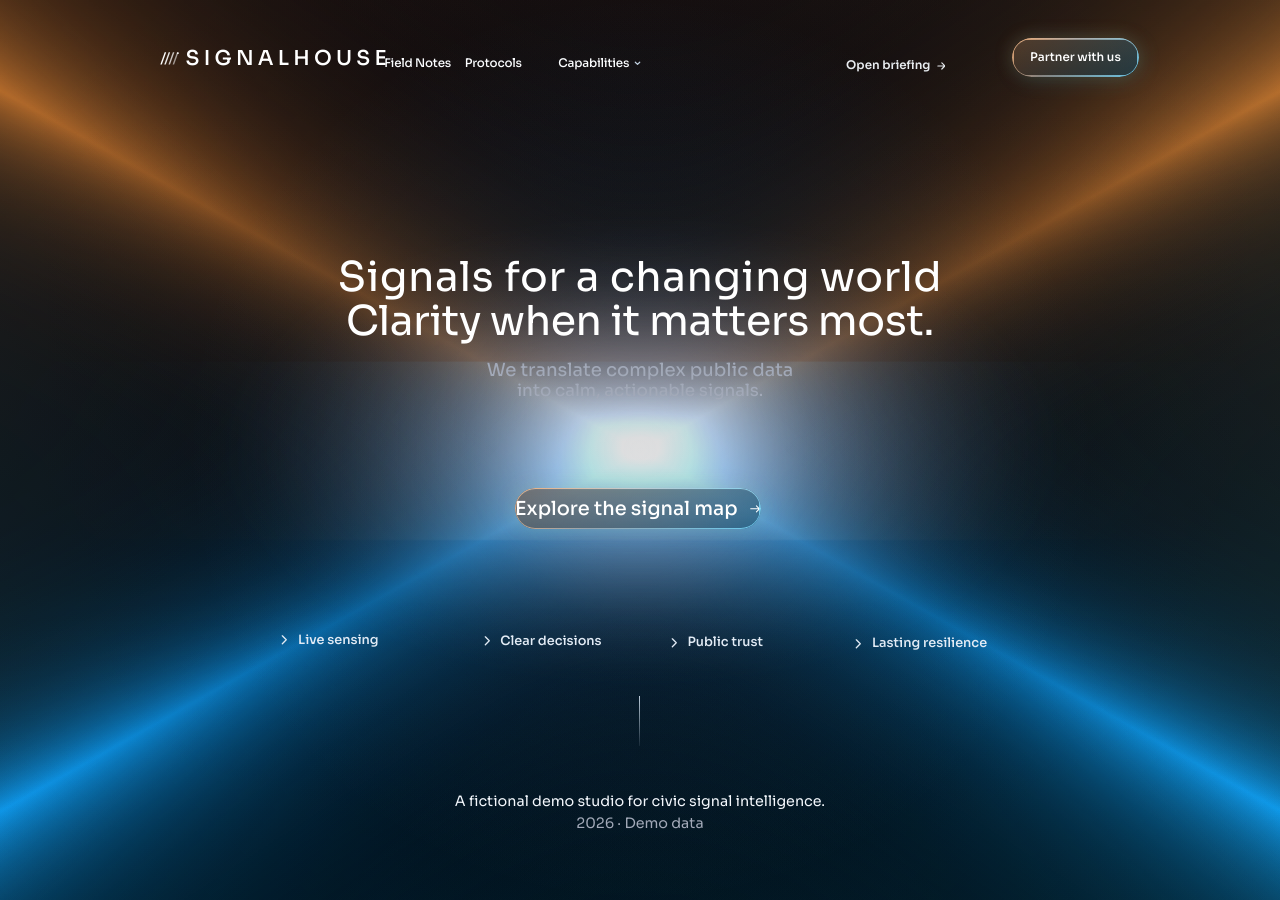
<file: signalhouse.html>
<!DOCTYPE html>
<html lang="en">
<head>
  <meta charset="UTF-8" />
  <meta name="viewport" content="width=device-width, initial-scale=1.0, viewport-fit=cover" />
  <title>SIGNALHOUSE — Signals for a Changing World</title>
  <style>
    /* ─── Typography & Fonts ────────────────────────────────────────── */
    @font-face {
      font-family: 'Sora';
      src: url('assets/fonts/sora-variable.ttf') format('truetype-variations'),
           url('/static/assets/fonts/sora-variable.ttf') format('truetype-variations');
      font-weight: 100 900;
      font-display: block;
      font-style: normal;
    }

    /* ─── Variables & Tokens ───────────────────────────────────────── */
    :root {
      --bg-base: #02060f;
      --ink-primary: #ffffff;
      --ink-muted: #a2a9b8;
      --ink-nav: #fbfdff;
      --ink-footer: #f4f8fd;
      --ink-dim-nav: #e8ecf0;
      --ink-features: #e2ebf5;
      --hairline: rgba(196, 214, 232, 0.72);
      --chevron: rgba(214, 232, 250, 0.90);
      --veil: 6, 10, 18;

      /* Animation easing */
      --ent-line: cubic-bezier(0.16, 1, 0.3, 1);
      --ent-soft: cubic-bezier(0.25, 0.8, 0.35, 1);
      --rise: 9px;
    }

    /* ─── Reset & Base ─────────────────────────────────────────────── */
    *, *::before, *::after {
      box-sizing: border-box;
      margin: 0;
      padding: 0;
    }

    html, body {
      width: 100%;
      height: 100%;
      height: 100vh;
      overflow: hidden;
      background-color: var(--bg-base);
      color: var(--ink-primary);
      font-family: 'Sora', system-ui, -apple-system, 'Segoe UI', sans-serif;
      -webkit-font-smoothing: antialiased;
      -moz-osx-font-smoothing: grayscale;
      text-rendering: geometricPrecision;
      position: fixed;
      inset: 0;
    }

    @supports (height: 100dvh) {
      html, body {
        height: 100dvh;
      }
    }

    a {
      color: inherit;
      text-decoration: none;
      display: inline-flex;
      align-items: center;
      transition: color 0.18s ease, opacity 0.18s ease;
    }

    a:focus-visible, button:focus-visible, input:focus-visible, label:focus-visible {
      outline: 2px solid #5ce1e6;
      outline-offset: 3px;
      border-radius: 4px;
    }

    .sr-only {
      position: absolute;
      width: 1px;
      height: 1px;
      padding: 0;
      margin: -1px;
      overflow: hidden;
      clip: rect(0, 0, 0, 0);
      white-space: nowrap;
      border: 0;
    }

    /* ─── Layer 0: Background Artwork & Veil ────────────────────────── */
    .art-container {
      position: fixed;
      inset: 0;
      width: 100%;
      height: 100%;
      z-index: 0;
      pointer-events: none;
      overflow: hidden;
      background: radial-gradient(circle at 50% 50%, #081a30 0%, #030a17 45%, #02060f 100%);
    }

    video.art {
      position: absolute;
      inset: 0;
      width: 100%;
      height: 100%;
      object-fit: cover;
      object-position: 50% 50%;
      background-color: #02060f;
    }

    .art-streams-fallback {
      position: absolute;
      inset: 0;
      width: 100%;
      height: 100%;
      background: 
        radial-gradient(circle at 50% 50%, rgba(255, 255, 255, 0.18) 0%, rgba(100, 200, 255, 0.08) 22%, transparent 58%),
        linear-gradient(135deg, rgba(220, 110, 20, 0.14) 0%, transparent 44%),
        linear-gradient(225deg, rgba(240, 140, 40, 0.14) 0%, transparent 44%),
        linear-gradient(315deg, rgba(10, 210, 245, 0.15) 0%, transparent 44%),
        linear-gradient(45deg, rgba(0, 180, 230, 0.15) 0%, transparent 44%);
      opacity: 0.95;
    }

    .veil {
      position: fixed;
      inset: 0;
      z-index: 0;
      pointer-events: none;
      background:
        radial-gradient(ellipse at 50% 40%, rgba(var(--veil), 0.16) 0%, rgba(var(--veil), 0.057) 48%, transparent 75%),
        linear-gradient(to bottom, transparent 65%, rgba(var(--veil), 0.10) 100%);
    }

    /* ─── Shared Glass CTA Skin ────────────────────────────────────── */
    .cta-pill {
      position: relative;
      border-radius: 999px;
      display: inline-flex;
      align-items: center;
      justify-content: center;
      cursor: pointer;
      text-decoration: none;
      color: var(--ink-primary);
      backdrop-filter: blur(calc(var(--u, 1) * 26)) saturate(110%);
      -webkit-backdrop-filter: blur(calc(var(--u, 1) * 26)) saturate(110%);
      background:
        linear-gradient(135deg, rgba(240, 140, 50, 0.22) 0%, rgba(10, 170, 225, 0.18) 100%),
        linear-gradient(to bottom, rgba(255, 255, 255, 0.08), rgba(255, 255, 255, 0.02)),
        rgba(4, 12, 28, 0.45);
      box-shadow:
        -2px -2px calc(var(--u, 1) * 20) rgba(255, 140, 40, 0.15),
        2px 2px calc(var(--u, 1) * 24) rgba(0, 200, 255, 0.18),
        inset 0 1px 1px rgba(255, 255, 255, 0.35);
      transition: transform 0.22s var(--ent-soft), box-shadow 0.22s ease, background 0.22s ease;
    }

    .cta-pill::before {
      content: "";
      position: absolute;
      inset: 0;
      border-radius: 999px;
      padding: max(1px, calc(var(--u, 1) * 1.6));
      background: linear-gradient(135deg, rgba(255, 180, 120, 0.85) 0%, rgba(255, 255, 255, 0.4) 40%, rgba(120, 220, 255, 0.85) 100%);
      -webkit-mask: linear-gradient(#fff 0 0) content-box, linear-gradient(#fff 0 0);
      -webkit-mask-composite: xor;
      mask-composite: exclude;
      pointer-events: none;
    }

    .cta-pill:hover {
      transform: scale(1.02);
      box-shadow:
        -3px -3px calc(var(--u, 1) * 26) rgba(255, 150, 50, 0.26),
        3px 3px calc(var(--u, 1) * 32) rgba(0, 220, 255, 0.28),
        inset 0 1px 2px rgba(255, 255, 255, 0.5);
    }

    .cta-pill:active {
      transform: scale(0.985);
    }

    /* ─── Layer 1: Content Root ────────────────────────────────────── */
    .bar, .hero, .foot {
      position: relative;
      z-index: 1;
    }

    /* ─── Checkbox Burger Mechanism ────────────────────────────────── */
    #nav-open {
      position: absolute;
      opacity: 0;
      pointer-events: none;
    }

    .scrim {
      display: none;
    }

    /* ═══════════════════════════════════════════════════════════════════
       DESKTOP LOCKED COMPOSITION (min-width: 1200px and min-height: 560px)
       ═══════════════════════════════════════════════════════════════════ */
    @media (min-width: 1200px) and (min-height: 560px) and (min-aspect-ratio: 100/95) {
      :root {
        --cover: max(calc(100vw / 1536), calc(100vh / 1024));
        --fit: calc(100vh / 910);
        --u: min(var(--cover), var(--fit));
      }

      @supports (height: 100dvh) {
        :root {
          --cover: max(calc(100vw / 1536), calc(100dvh / 1024));
          --fit: calc(100dvh / 910);
          --u: min(var(--cover), var(--fit));
        }
      }

      body {
        display: flex;
        align-items: center;
        justify-content: center;
      }

      .burger, .scrim, #nav-open {
        display: none !important;
      }

      .bar {
        position: absolute;
        top: 0;
        left: 50%;
        transform: translateX(-50%);
        width: calc(var(--u) * 1536);
        height: calc(var(--u) * 120);
      }

      .brand {
        position: absolute;
        left: calc(var(--u) * 221);
        top: calc(var(--u) * 55);
        display: flex;
        align-items: center;
        gap: calc(var(--u) * 7);
        white-space: nowrap;
      }

      .brand svg {
        width: calc(var(--u) * 23);
        height: calc(var(--u) * 17);
      }

      .brand-wordmark {
        font-size: calc(var(--u) * 23.4);
        font-weight: 531;
        letter-spacing: calc(var(--u) * 4.8);
        color: var(--ink-primary);
        line-height: 1;
      }

      .nav-panel {
        display: contents;
      }

      .nav-list {
        display: contents;
      }

      .nav-link {
        position: absolute;
        font-size: calc(var(--u) * 13.5);
        font-weight: 506;
        letter-spacing: -0.2px;
        color: var(--ink-nav);
        white-space: nowrap;
        line-height: 1;
      }

      .nav-link:hover {
        color: #ffffff;
        text-shadow: 0 0 12px rgba(255, 255, 255, 0.4);
      }

      .nav-link.item-1 { left: calc(var(--u) * 477); top: calc(var(--u) * 65.66); }
      .nav-link.item-2 { left: calc(var(--u) * 568.5); top: calc(var(--u) * 65.66); }
      .nav-link.item-3 {
        left: calc(var(--u) * 675);
        top: calc(var(--u) * 65.66);
        display: inline-flex;
        align-items: center;
        gap: calc(var(--u) * 5);
      }

      .chevron-icon {
        width: calc(var(--u) * 8);
        height: calc(var(--u) * 8);
        stroke: var(--chevron);
        fill: none;
      }

      .nav-secondary {
        position: absolute;
        left: calc(var(--u) * 1002.5);
        top: calc(var(--u) * 66.16);
        font-size: calc(var(--u) * 13.5);
        font-weight: 581;
        color: var(--ink-dim-nav);
        white-space: nowrap;
        display: inline-flex;
        align-items: center;
        gap: calc(var(--u) * 7);
      }

      .arrow-thin {
        width: calc(var(--u) * 10);
        height: calc(var(--u) * 9);
        stroke: currentColor;
        fill: none;
      }

      .header-pill {
        position: absolute;
        left: calc(var(--u) * 1191.5);
        top: calc(var(--u) * 43.5);
        width: calc(var(--u) * 144);
        height: calc(var(--u) * 44);
        font-size: calc(var(--u) * 13.5);
        font-weight: 531;
        white-space: nowrap;
      }

      /* Desktop Hero */
      .hero {
        position: absolute;
        left: 50%;
        top: 50%;
        transform: translate(-50%, -50%);
        width: calc(var(--u) * 1536);
        height: calc(var(--u) * 1024);
      }

      .hero-h1 {
        position: absolute;
        left: 0;
        width: 100%;
        text-align: center;
      }

      .h1-line-1 {
        position: absolute;
        left: 0;
        right: 0;
        top: calc(var(--u) * 285.222);
        font-size: calc(var(--u) * 46.8);
        font-weight: 424;
        letter-spacing: 0.532px;
        white-space: nowrap;
      }

      .h1-line-2 {
        position: absolute;
        left: 0;
        right: 0;
        top: calc(var(--u) * 335.222);
        font-size: calc(var(--u) * 46.8);
        font-weight: 424;
        letter-spacing: -0.398px;
        white-space: nowrap;
      }

      .hero-sub {
        position: absolute;
        left: 0;
        width: 100%;
        text-align: center;
        color: var(--ink-muted);
      }

      .sub-line-1 {
        position: absolute;
        left: 0;
        right: 0;
        top: calc(var(--u) * 408.115);
        font-size: calc(var(--u) * 20.6);
        font-weight: 446;
        white-space: nowrap;
      }

      .sub-line-2 {
        position: absolute;
        left: 0;
        right: 0;
        top: calc(var(--u) * 432.153);
        font-size: calc(var(--u) * 19.1);
        font-weight: 446;
        white-space: nowrap;
      }

      .hero-cta {
        position: absolute;
        left: calc(var(--u) * 625.8);
        top: calc(var(--u) * 555.2);
        width: calc(var(--u) * 279.6);
        height: calc(var(--u) * 46.6);
        font-size: calc(var(--u) * 22);
        font-weight: 497;
        white-space: nowrap;
        display: flex;
        align-items: center;
        justify-content: center;
        gap: calc(var(--u) * 14);
      }

      .hero-cta svg {
        width: calc(var(--u) * 16);
        height: calc(var(--u) * 11);
      }

      /* Desktop Features */
      .feature-item {
        position: absolute;
        width: calc(var(--u) * 220);
        height: calc(var(--u) * 20);
        display: flex;
        align-items: center;
        gap: calc(var(--u) * 8);
        font-size: calc(var(--u) * 14.6);
        font-weight: 534;
        color: var(--ink-features);
        white-space: nowrap;
      }

      .feature-item svg {
        width: calc(var(--u) * 11);
        height: calc(var(--u) * 20);
        flex-shrink: 0;
      }

      .feat-1 { left: calc(var(--u) * 360); top: calc(var(--u) * 718); }
      .feat-2 { left: calc(var(--u) * 590); top: calc(var(--u) * 719); }
      .feat-3 { left: calc(var(--u) * 803); top: calc(var(--u) * 721); }
      .feat-4 { left: calc(var(--u) * 1013); top: calc(var(--u) * 722); }

      .hero-rule {
        position: absolute;
        left: calc(var(--u) * 767);
        top: calc(var(--u) * 792);
        width: 1px;
        height: calc(var(--u) * 57);
        background: linear-gradient(to bottom, rgba(220, 235, 250, 0.85) 0%, rgba(220, 235, 250, 0.08) 100%);
      }

      /* Desktop Footer */
      .foot {
        position: absolute;
        bottom: 0;
        left: 50%;
        transform: translateX(-50%);
        width: calc(var(--u) * 1536);
        height: calc(var(--u) * 140);
        text-align: center;
      }

      .foot-line-1 {
        position: absolute;
        left: 0;
        right: 0;
        bottom: calc(var(--u) * 101.344);
        font-size: calc(var(--u) * 16.3);
        color: var(--ink-footer);
        white-space: nowrap;
      }

      .foot-line-2 {
        position: absolute;
        left: 0;
        right: 0;
        bottom: calc(var(--u) * 76.344);
        font-size: calc(var(--u) * 16.3);
        color: var(--ink-muted);
        white-space: nowrap;
      }
    }

    /* ═══════════════════════════════════════════════════════════════════
       RESPONSIVE FLOW ARCHITECTURE (below 1200px or non-desktop aspect)
       ═══════════════════════════════════════════════════════════════════ */
    @media (max-width: 1199px), (max-height: 559px), (max-aspect-ratio: 100/95) {
      :root {
        --c: min(calc(100vw / 430), calc(100vh / 860));
        --rise: 8px;
      }

      @supports (height: 100dvh) {
        :root {
          --c: min(calc(100vw / 430), calc(100dvh / 860));
        }
      }

      body {
        display: flex;
        flex-direction: column;
        justify-content: space-between;
        padding: calc(var(--c) * 24) calc(var(--c) * 22) calc(var(--c) * 22);
      }

      /* Header */
      .bar {
        order: 1;
        width: 100%;
        display: flex;
        align-items: center;
        justify-content: space-between;
        gap: calc(var(--c) * 16);
        z-index: 5;
        position: relative;
      }

      .brand {
        display: inline-flex;
        align-items: center;
        gap: calc(var(--c) * 8);
      }

      .brand svg {
        width: calc(var(--c) * 24);
        height: calc(var(--c) * 18);
      }

      .brand-wordmark {
        font-size: calc(var(--c) * 20);
        font-weight: 531;
        letter-spacing: calc(var(--c) * 3.5);
      }

      /* Burger Button */
      .burger {
        display: inline-flex;
        align-items: center;
        justify-content: center;
        width: calc(var(--c) * 44);
        height: calc(var(--c) * 32);
        min-width: 44px;
        min-height: 44px;
        border-radius: 999px;
        border: 1px solid var(--hairline);
        background: rgba(255, 255, 255, 0.08);
        backdrop-filter: blur(12px);
        -webkit-backdrop-filter: blur(12px);
        cursor: pointer;
        z-index: 10;
      }

      .burger svg {
        width: calc(var(--c) * 19);
        height: calc(var(--c) * 14);
      }

      .burger path {
        transition: transform 0.24s ease, opacity 0.18s ease;
        transform-origin: center;
      }

      /* Checkbox open states */
      #nav-open:checked ~ .bar .burger .line-1 {
        transform: translateY(6px) rotate(45deg);
      }
      #nav-open:checked ~ .bar .burger .line-2 {
        opacity: 0;
      }
      #nav-open:checked ~ .bar .burger .line-3 {
        transform: translateY(-6px) rotate(-45deg);
      }

      .scrim {
        display: none;
        position: fixed;
        inset: 0;
        z-index: 6;
        background: rgba(2, 6, 15, 0.6);
        backdrop-filter: blur(4px);
        -webkit-backdrop-filter: blur(4px);
      }

      #nav-open:checked ~ .scrim {
        display: block;
      }

      .nav-panel {
        position: absolute;
        top: calc(100% + calc(var(--c) * 10));
        right: 0;
        width: min(calc(var(--c) * 268), 78vw);
        padding: calc(var(--c) * 14);
        border-radius: calc(var(--c) * 20);
        background: rgba(6, 14, 28, 0.88);
        border: 1px solid var(--hairline);
        backdrop-filter: blur(28px) saturate(120%);
        -webkit-backdrop-filter: blur(28px) saturate(120%);
        box-shadow: 0 16px 36px rgba(0, 0, 0, 0.6);
        display: flex;
        flex-direction: column;
        gap: calc(var(--c) * 10);
        z-index: 7;
        opacity: 0;
        transform: translateY(-8px) scale(0.98);
        pointer-events: none;
        transition: opacity 0.22s ease, transform 0.22s var(--ent-soft);
      }

      #nav-open:checked ~ .bar .nav-panel {
        opacity: 1;
        transform: translateY(0) scale(1);
        pointer-events: auto;
      }

      .nav-list {
        display: flex;
        flex-direction: column;
        gap: calc(var(--c) * 8);
      }

      .nav-link {
        font-size: calc(var(--c) * 15);
        font-weight: 506;
        padding: calc(var(--c) * 10) calc(var(--c) * 12);
        min-height: 44px;
        color: var(--ink-nav);
        border-radius: 8px;
        display: flex;
        align-items: center;
        justify-content: space-between;
      }

      .nav-secondary {
        font-size: calc(var(--c) * 14);
        font-weight: 581;
        padding: calc(var(--c) * 10) calc(var(--c) * 12);
        min-height: 44px;
        color: var(--ink-dim-nav);
        display: flex;
        align-items: center;
        justify-content: space-between;
        border-top: 1px solid rgba(255, 255, 255, 0.08);
      }

      .header-pill {
        width: 100%;
        min-height: 44px;
        font-size: calc(var(--c) * 14.5);
        font-weight: 531;
        padding: calc(var(--c) * 10);
      }

      /* Hero Flow */
      .hero {
        order: 2;
        display: flex;
        flex-direction: column;
        align-items: center;
        text-align: center;
        width: 100%;
        margin: auto 0;
      }

      .hero-h1 {
        display: flex;
        flex-direction: column;
        gap: calc(var(--c) * 4);
      }

      .h1-line-1, .h1-line-2 {
        font-size: calc(var(--c) * 32);
        font-weight: 424;
        line-height: 1.2;
      }

      .hero-sub {
        display: flex;
        flex-direction: column;
        margin-top: calc(var(--c) * 14);
        color: var(--ink-muted);
      }

      .sub-line-1, .sub-line-2 {
        font-size: calc(var(--c) * 16);
        font-weight: 446;
        line-height: 1.45;
      }

      .hero-cta {
        margin-top: calc(var(--c) * 24);
        padding: calc(var(--c) * 14) calc(var(--c) * 26);
        min-height: 46px;
        font-size: calc(var(--c) * 16.5);
        font-weight: 497;
        gap: calc(var(--c) * 10);
      }

      .hero-features {
        margin-top: calc(var(--c) * 28);
        display: grid;
        grid-template-columns: repeat(2, auto);
        gap: calc(var(--c) * 12) calc(var(--c) * 18);
        justify-content: center;
      }

      .feature-item {
        display: inline-flex;
        align-items: center;
        gap: calc(var(--c) * 6);
        font-size: calc(var(--c) * 13);
        font-weight: 534;
        color: var(--ink-features);
      }

      .feature-item svg {
        width: calc(var(--c) * 10);
        height: calc(var(--c) * 16);
      }

      .hero-rule {
        width: 1px;
        height: calc(var(--c) * 30);
        margin-top: calc(var(--c) * 24);
        background: linear-gradient(to bottom, rgba(220, 235, 250, 0.8) 0%, transparent 100%);
      }

      /* Footer Flow */
      .foot {
        order: 3;
        display: flex;
        flex-direction: column;
        align-items: center;
        gap: calc(var(--c) * 4);
        text-align: center;
      }

      .foot-line-1 {
        font-size: calc(var(--c) * 13.5);
        color: var(--ink-footer);
      }

      .foot-line-2 {
        font-size: calc(var(--c) * 13);
        color: var(--ink-muted);
      }

      /* Veil enhancement for narrow phones */
      .veil {
        background:
          radial-gradient(ellipse at 50% 45%, rgba(var(--veil), 0.50) 0%, rgba(var(--veil), 0.26) 55%, transparent 85%),
          linear-gradient(to bottom, rgba(var(--veil), 0.35) 0%, transparent 25%, transparent 75%, rgba(var(--veil), 0.45) 100%);
      }
    }

    /* ─── Phone Specific (< 600px) ─────────────────────────────────── */
    @media (max-width: 599px) or (max-height: 429px) {
      :root {
        --c: min(calc(100vw / 360), calc(100vh / 770), 1px);
        --rise: 6px;
      }

      @supports (height: 100dvh) {
        :root {
          --c: min(calc(100vw / 360), calc(100dvh / 770), 1px);
        }
      }

      body {
        padding: calc(var(--c) * 20) calc(var(--c) * 28) calc(var(--c) * 26);
      }

      .brand-wordmark {
        font-size: calc(var(--c) * 19);
      }

      .h1-line-1, .h1-line-2 {
        font-size: calc(var(--c) * 30);
      }

      .hero-features {
        grid-template-columns: repeat(2, 1fr);
        gap: calc(var(--c) * 10) calc(var(--c) * 14);
      }
    }

    /* ─── Short Landscape Phone (< 430px height) ───────────────────── */
    @media (max-height: 429px) and (orientation: landscape) {
      :root {
        --c: min(calc(100vw / 760), calc(100vh / 430));
        --rise: 5px;
      }

      @supports (height: 100dvh) {
        :root {
          --c: min(calc(100vw / 760), calc(100dvh / 430));
        }
      }

      .hero {
        margin: 2px 0;
      }

      .h1-line-1, .h1-line-2 {
        font-size: calc(var(--c) * 24);
      }

      .sub-line-1, .sub-line-2 {
        display: inline;
        font-size: calc(var(--c) * 14);
      }

      .hero-cta {
        margin-top: calc(var(--c) * 10);
        padding: calc(var(--c) * 8) calc(var(--c) * 18);
        min-height: 38px;
        font-size: calc(var(--c) * 14);
      }

      .hero-features {
        margin-top: calc(var(--c) * 10);
        grid-template-columns: repeat(4, auto);
        gap: calc(var(--c) * 16);
      }

      .hero-rule {
        height: calc(var(--c) * 18);
        margin-top: calc(var(--c) * 10);
      }

      .foot {
        flex-direction: row;
        justify-content: center;
        gap: calc(var(--c) * 16);
      }
    }

    /* ─── Tablet Portrait (600px - 1199px) ─────────────────────────── */
    @media (min-width: 600px) and (min-height: 430px) and (max-width: 1199px) {
      :root {
        --c: min(calc(100vw / 860), calc(100vh / 1120));
      }

      body {
        padding: calc(var(--c) * 40) calc(var(--c) * 44) calc(var(--c) * 36);
      }

      .brand svg {
        width: calc(var(--c) * 34);
        height: calc(var(--c) * 26);
      }

      .brand-wordmark {
        font-size: calc(var(--c) * 30);
      }

      .burger {
        width: calc(var(--c) * 60);
        height: calc(var(--c) * 44);
      }

      .h1-line-1, .h1-line-2 {
        font-size: calc(var(--c) * 46);
        line-height: 1.15;
      }

      .sub-line-1, .sub-line-2 {
        font-size: calc(var(--c) * 21);
      }

      .hero-cta {
        font-size: calc(var(--c) * 21);
      }
    }

    /* ═══════════════════════════════════════════════════════════════════
       ENTRANCE SEQUENCING & ANIMATIONS
       ═══════════════════════════════════════════════════════════════════ */
    @media (prefers-reduced-motion: no-preference) {
      @keyframes en-wipe {
        0% {
          clip-path: inset(-0.78em 0 calc(100% + 0.78em) 0);
          translate: 0 var(--rise);
          opacity: 0;
        }
        100% {
          clip-path: inset(-0.78em 0 -0.78em 0);
          translate: 0 0;
          opacity: 1;
        }
      }

      @keyframes en-lift {
        0% {
          translate: 0 var(--rise);
          opacity: 0;
        }
        100% {
          translate: 0 0;
          opacity: 1;
        }
      }

      @keyframes en-settle {
        0% {
          translate: 0 var(--rise);
          scale: 0.99;
          opacity: 0;
        }
        100% {
          translate: 0 0;
          scale: 1;
          opacity: 1;
        }
      }

      @keyframes en-draw {
        0% {
          transform: scaleY(0);
          opacity: 0;
        }
        100% {
          transform: scaleY(1);
          opacity: 1;
        }
      }

      html:not(.is-entered) .brand {
        animation: en-lift 0.60s var(--ent-soft) 0.12s backwards;
      }

      html:not(.is-entered) .nav-link.item-1 {
        animation: en-lift 0.55s var(--ent-soft) 0.20s backwards;
      }
      html:not(.is-entered) .nav-link.item-2 {
        animation: en-lift 0.55s var(--ent-soft) 0.25s backwards;
      }
      html:not(.is-entered) .nav-link.item-3 {
        animation: en-lift 0.55s var(--ent-soft) 0.30s backwards;
      }

      html:not(.is-entered) .nav-secondary {
        animation: en-lift 0.55s var(--ent-soft) 0.35s backwards;
      }

      html:not(.is-entered) .header-pill {
        animation: en-settle 0.60s var(--ent-soft) 0.40s backwards;
      }

      html:not(.is-entered) .burger {
        animation: en-settle 0.60s var(--ent-soft) 0.40s backwards;
      }

      html:not(.is-entered) .h1-line-1 {
        animation: en-wipe 0.95s var(--ent-line) 0.34s backwards;
      }
      html:not(.is-entered) .h1-line-2 {
        animation: en-wipe 0.95s var(--ent-line) 0.44s backwards;
      }

      html:not(.is-entered) .sub-line-1 {
        animation: en-lift 0.70s var(--ent-soft) 0.74s backwards;
      }
      html:not(.is-entered) .sub-line-2 {
        animation: en-lift 0.70s var(--ent-soft) 0.80s backwards;
      }

      html:not(.is-entered) .hero-cta {
        animation: en-settle 0.80s var(--ent-soft) 0.94s backwards;
      }

      html:not(.is-entered) .feat-1 { animation: en-lift 0.60s var(--ent-soft) 1.08s backwards; }
      html:not(.is-entered) .feat-2 { animation: en-lift 0.60s var(--ent-soft) 1.15s backwards; }
      html:not(.is-entered) .feat-3 { animation: en-lift 0.60s var(--ent-soft) 1.22s backwards; }
      html:not(.is-entered) .feat-4 { animation: en-lift 0.60s var(--ent-soft) 1.29s backwards; }

      html:not(.is-entered) .hero-rule {
        transform-origin: top center;
        animation: en-draw 0.55s var(--ent-soft) 1.34s backwards;
      }

      html:not(.is-entered) .foot-line-1 {
        animation: en-lift 0.60s var(--ent-soft) 1.42s backwards;
      }
      html:not(.is-entered) .foot-line-2 {
        animation: en-lift 0.60s var(--ent-soft) 1.48s backwards;
      }
    }

    /* ─── Reduced Motion Support ───────────────────────────────────── */
    @media (prefers-reduced-motion: reduce) {
      * {
        animation: none !important;
        transition: none !important;
      }
    }
  </style>
</head>
<body>

  <!-- Layer 0: Background Artwork -->
  <div class="art-container">
    <video
      class="art"
      src="assets/media/signalhouse-field.mp4"
      poster="assets/media/signalhouse-field-poster.jpg"
      muted
      autoplay
      loop
      playsinline
      preload="auto"
      aria-hidden="true"
    ></video>
    <div class="art-streams-fallback" aria-hidden="true"></div>
    <span class="sr-only">Abstract amber and cyan signal streams converging through dark blue haze.</span>
  </div>

  <div class="veil" aria-hidden="true"></div>

  <!-- Header -->
  <input type="checkbox" id="nav-open" aria-label="Toggle navigation menu" />
  <label for="nav-open" class="scrim" aria-hidden="true"></label>

  <header class="bar">
    <a href="#" class="brand" aria-label="SIGNALHOUSE Home">
      <svg viewBox="0 0 23 17" aria-hidden="true">
        <path d="M1.5 15.5L6.5 1.5H8.2L3.2 15.5H1.5Z" fill="#ffffff" />
        <path d="M6.0 15.5L11.0 1.5H12.7L7.7 15.5H6.0Z" fill="#ffffff" fill-opacity="0.9" />
        <path d="M10.8 15.5L15.8 1.5H17.5L12.5 15.5H10.8Z" fill="#ffffff" fill-opacity="0.75" />
        <path d="M15.5 15.5L20.5 1.5H22.2L17.2 15.5H15.5Z" fill="#ffffff" fill-opacity="0.55" />
        <circle cx="21.5" cy="2.5" r="1.0" fill="#ffffff" />
      </svg>
      <span class="brand-wordmark">SIGNALHOUSE</span>
    </a>

    <!-- Mobile Burger Button -->
    <label for="nav-open" class="burger" aria-label="Menu controls">
      <svg viewBox="0 0 19 14" fill="none" stroke="#ffffff" stroke-width="1.6" stroke-linecap="round" aria-hidden="true">
        <path class="line-1" d="M1 1h17" />
        <path class="line-2" d="M1 7h17" />
        <path class="line-3" d="M1 13h17" />
      </svg>
    </label>

    <!-- Navigation Panel -->
    <nav class="nav-panel" aria-label="Primary navigation">
      <div class="nav-list">
        <a href="#field-notes" class="nav-link item-1">Field Notes</a>
        <a href="#protocols" class="nav-link item-2">Protocols</a>
        <a href="#capabilities" class="nav-link item-3">
          Capabilities
          <svg class="chevron-icon" viewBox="0 0 8 8" aria-hidden="true">
            <path d="M1.5 2.5L4 5L6.5 2.5" stroke-width="1.4" stroke-linecap="round" stroke-linejoin="round"/>
          </svg>
        </a>
      </div>
      <a href="#briefing" class="nav-secondary">
        Open briefing
        <svg class="arrow-thin" viewBox="0 0 10 9" aria-hidden="true">
          <path d="M1 4.5h8M5.5 1l3.5 3.5L5.5 8" stroke-width="1.3" stroke-linecap="round" stroke-linejoin="round"/>
        </svg>
      </a>
      <a href="#partner" class="cta-pill header-pill">Partner with us</a>
    </nav>
  </header>

  <!-- Hero Main -->
  <main class="hero">
    <h1 class="hero-h1">
      <span class="h1-line-1">Signals for a changing world</span>
      <span class="h1-line-2">Clarity when it matters most.</span>
    </h1>

    <div class="hero-sub">
      <span class="sub-line-1">We translate complex public data</span>
      <span class="sub-line-2">into calm, actionable signals.</span>
    </div>

    <a href="#explore" class="cta-pill hero-cta" id="main-cta">
      <span>Explore the signal map</span>
      <svg viewBox="0 0 16 11" fill="none" stroke="currentColor" stroke-width="1.5" stroke-linecap="round" stroke-linejoin="round" aria-hidden="true">
        <path d="M1 5.5h14M9.5 1l4.5 4.5-4.5 4.5"/>
      </svg>
    </a>

    <div class="hero-features">
      <div class="feature-item feat-1">
        <svg viewBox="0 0 11 20" fill="none" stroke="currentColor" stroke-width="1.5" stroke-linecap="round" stroke-linejoin="round" aria-hidden="true">
          <path d="M1.5 5.5L6 10l-4.5 4.5" />
        </svg>
        <span>Live sensing</span>
      </div>
      <div class="feature-item feat-2">
        <svg viewBox="0 0 11 20" fill="none" stroke="currentColor" stroke-width="1.5" stroke-linecap="round" stroke-linejoin="round" aria-hidden="true">
          <path d="M1.5 5.5L6 10l-4.5 4.5" />
        </svg>
        <span>Clear decisions</span>
      </div>
      <div class="feature-item feat-3">
        <svg viewBox="0 0 11 20" fill="none" stroke="currentColor" stroke-width="1.5" stroke-linecap="round" stroke-linejoin="round" aria-hidden="true">
          <path d="M1.5 5.5L6 10l-4.5 4.5" />
        </svg>
        <span>Public trust</span>
      </div>
      <div class="feature-item feat-4">
        <svg viewBox="0 0 11 20" fill="none" stroke="currentColor" stroke-width="1.5" stroke-linecap="round" stroke-linejoin="round" aria-hidden="true">
          <path d="M1.5 5.5L6 10l-4.5 4.5" />
        </svg>
        <span>Lasting resilience</span>
      </div>
    </div>

    <div class="hero-rule" aria-hidden="true"></div>
  </main>

  <!-- Footer -->
  <footer class="foot">
    <p class="foot-line-1" id="footer-l1">A fictional demo studio for civic signal intelligence.</p>
    <p class="foot-line-2" id="footer-l2">2026 · Demo data</p>
  </footer>

  <!-- Script IIFEs -->
  <script>
    /* IIFE 1: Motion Preference & Video Management */
    (function() {
      const video = document.querySelector('video.art');
      if (!video) return;

      const mediaQuery = window.matchMedia('(prefers-reduced-motion: reduce)');

      function handleMotion(mq) {
        if (mq.matches) {
          video.pause();
        } else {
          const playPromise = video.play();
          if (playPromise !== undefined) {
            playPromise.catch(function() {});
          }
        }
      }

      handleMotion(mediaQuery);

      if (mediaQuery.addEventListener) {
        mediaQuery.addEventListener('change', handleMotion);
      } else if (mediaQuery.addListener) {
        mediaQuery.addListener(handleMotion);
      }
    })();

    /* IIFE 2: Entrance Sequence Completion Marker */
    (function() {
      const doc = document.documentElement;
      const lastLine = document.getElementById('footer-l2');
      let cleaned = false;

      function completeEntrance() {
        if (cleaned) return;
        cleaned = true;
        clearTimeout(timer);
        if (lastLine) {
          lastLine.removeEventListener('animationend', completeEntrance);
        }
        doc.classList.add('is-entered');
      }

      const timer = setTimeout(completeEntrance, 4000);

      if (lastLine) {
        lastLine.addEventListener('animationend', completeEntrance, { once: true });
      } else {
        completeEntrance();
      }
    })();
  </script>
</body>
</html>
</file>
